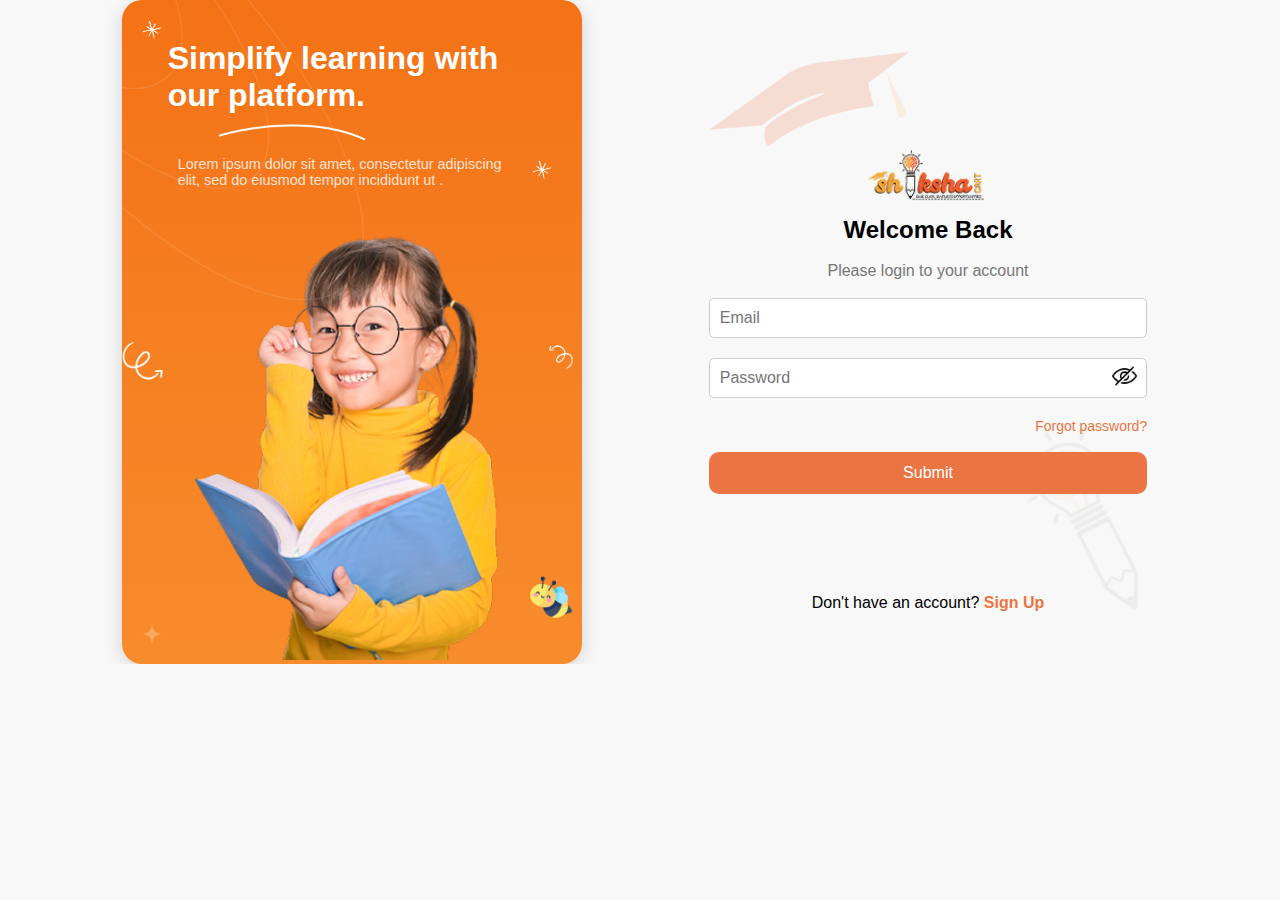
<file: index.html>
<!DOCTYPE html>
<html lang="en">

<head>
    <meta charset="UTF-8" />
    <meta name="viewport" content="width=device-width, initial-scale=1.0" />
    <link rel="stylesheet" href="login.css" />
    <title>Login</title>
    
</head>

<body>
    <div class="container">
        <!-- LEFT SECTION -->
        <div class="left-section">
            <div class="card">
                <div class="sparkle">
                    <img src="./Shapes.png" alt="Decorative Shape" />
                </div>
                <div class="card_top_heading">
                    <h1>Simplify learning with <br> our platform.</h1>
                    <div class="underline-curve">
                    <img src="./Vector 131.png" alt="" srcset="">
                    </div>
                </div>
                <div class="card_top_heading">
                    <p>Lorem ipsum dolor sit amet, consectetur adipiscing elit, sed do eiusmod tempor incididunt ut
                        .</p>
                </div>
                <img src="./Group 1000003353.png" alt="Smiling kid with book" />

                <!-- Decorative Stars -->
                <div class="decorations">
                    <img src="./Vector_star.png" alt="Star" class="star top-left" />
                    <img src="./Vector_star.png" alt="Star" class="star mid-right" />
                    <img src="./Star 1.png" alt="Star" class="star bottom-left" />
                </div>
            </div>
        </div>

        <!-- RIGHT SECTION -->
        <div class="right-section">
            <img src="./Group 2.png" alt="Group Image" class="group-image" />
            <img src="./logo.png" alt="Logo" class="logo" />
            <h2>Welcome Back</h2>
            <br />
            <p>Please login to your account</p>
            <br />
            <form id="loginForm">
                <div class="form-group">
                    <input type="email" id="email" name="email" placeholder="Email" required />
                </div>
                <div class="form-group password-container">
                    <input type="password" id="password" name="password" placeholder="Password" required />
                    <span class="eye-icon" onclick="togglePassword()">
                        <img src="icon/eye_hide.png" id="eyeicon" />
                    </span>
                </div>
                <a href="#" class="forgot-password">Forgot password?</a>
                <br />
                <button type="submit">Submit</button>
            </form>
            <img src="./Subtract.png" alt="Decoration" class="subtract-img" />
            <div class="signup-link">
                Don't have an account? <a href="#">Sign Up</a>
            </div>
        </div>
    </div>

    <script src="./login.js"></script>
</body>

</html>
</file>
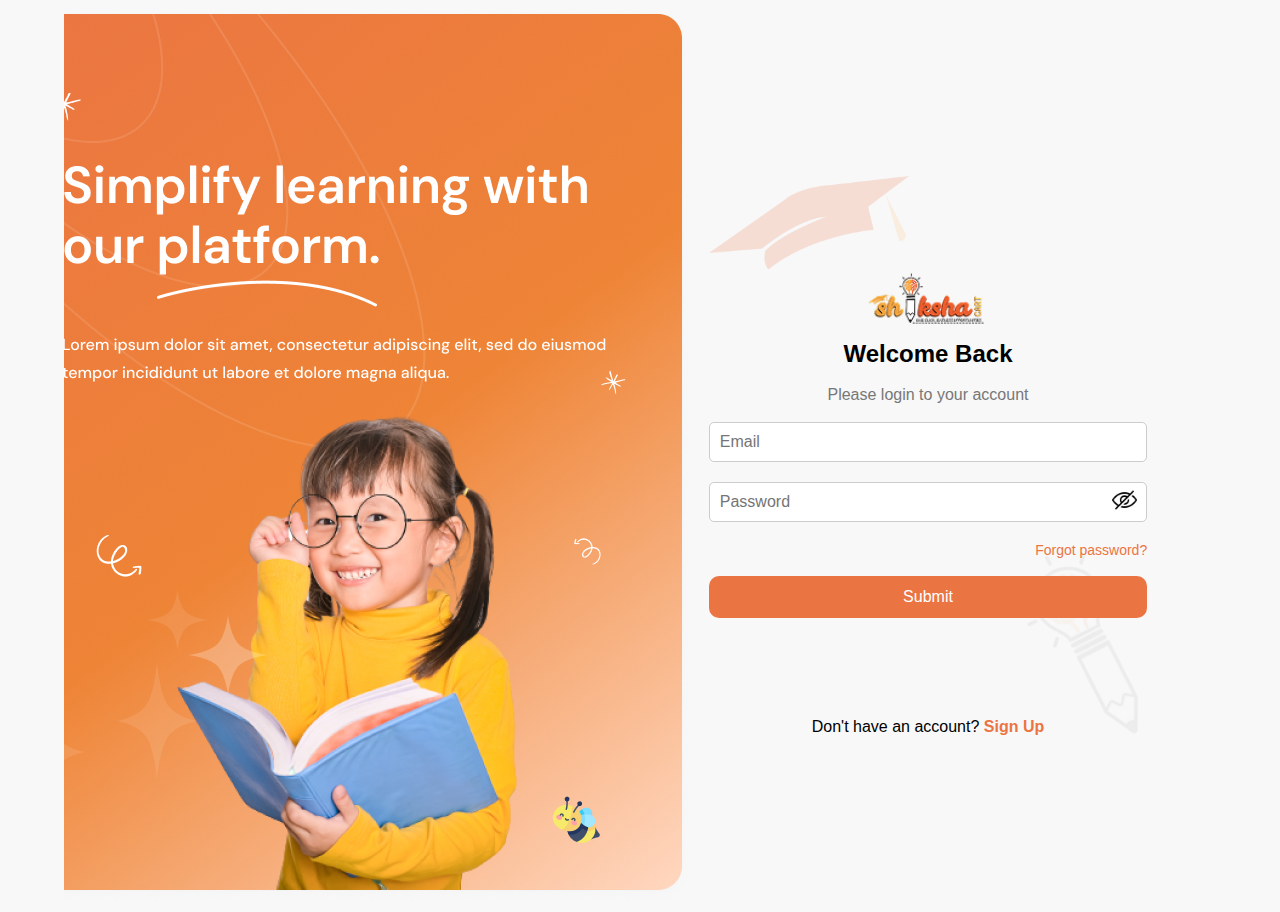
<file: index.html.html>
<!DOCTYPE html>
<html lang="en">

<head>
    <meta charset="UTF-8">
    <meta name="viewport" content="width=device-width, initial-scale=1.0">
    <link rel="stylesheet" href="login.css">
    <title>Login</title>

</head>

<body>
    <div class="container">
        <div class="left-section">
            <img src="./Card.png" alt="Learning Image">
        </div>
        <div class="right-section">
            <img src="./Group 2.png" alt="Group Image" class="group-image">
            <img src="./logo.png" alt="Logo" class="logo">
            <h2>Welcome Back</h2>
            <br>
            <p>Please login to your account</p>
            <br>
            <form id="loginForm">
                <div class="form-group">
                    <input type="email" id="email" name="email" placeholder="Email" required>
                </div>
                <div class="form-group password-container">
                    <input type="password" id="password" name="password" placeholder="Password" required>
                    <span class="eye-icon" onclick="togglePassword()"><img src="icon/eye_hide.png" id="eyeicon"></span>
                </div>
                <a href="#" class="forgot-password">Forgot password?</a>
                <br>
                <button type="submit">Submit</button>

            </form>
            <img src="./Subtract.png" alt="" class="subtract-img">
            <div class="signup-link">Don't have an account? <a href="#">Sign Up</a></div>
        </div>
    </div>
<script src="./login.js"></script>
</body>

</html>
</file>
<file: login.css>
:root {
    --primary-color: #EB7542;
}

* {
    margin: 0;
    padding: 0;
    box-sizing: border-box;
    font-family: Arial;
}

body {
    display: flex;
    justify-content: center;
    align-items: center;
    background-color: #f8f8f8;
}

.container {
    display: flex;
    max-width: 1200px;
    width: 90%;
    overflow: hidden;
    position: relative;
}

.left-section {
    width: 50%;
    display: flex;
    justify-content: center;
    align-items: center;
    text-align: center;
}



.card {
    background: linear-gradient(180deg, #f47216 0%, #f78c2c 100%);
    border-radius: 20px;
    padding: 40px 0px 0px 0px;
    width: 80%;
    text-align: center;
    color: white;
    /* font-family: 'Segoe UI', sans-serif; */
    position: relative;
    overflow: hidden;
    box-shadow: 0 4px 20px rgba(0, 0, 0, 0.15);
}

.card_top_heading {
   
    width: 80%;
    margin: auto;
    margin-bottom: 10px;
}

.card h1 {
    font-size: 2em;
    /* line-height: 1.3; */
    margin-bottom: 10px;
    text-align: left;
}
.card p{
    text-align: left;
}

.card strong {
    font-weight: bold;
}

.underline-curve {
     width: 200px;
     padding-left: 50px;
    /*height: 10px;
    background-color: white;
    border-radius: 50%;
    margin: 10px auto 20px;
    transform: scaleY(0.3); */
    
}

.card p {
    font-size: 0.9rem;
    color: #ffe2d4;
    padding: 0 10px;
    margin-bottom: 30px;
}

.card img {
    max-width: 100%;
    height: auto;
    border-radius: 12px;
}

/* Right Section */
.right-section {
    width: 45%;
    padding: 40px;
    display: flex;
    flex-direction: column;
    justify-content: center;
    position: relative;
    text-align: center;
    margin: auto;
}

.logo {
    width: 120px;
    margin: 0 auto;
}

.group-image {
    width: 200px;
}

p {
    color: #777;
}

.form-group {
    margin-bottom: 20px;
    position: relative;
}

.form-group input {
    width: 100%;
    padding: 10px;
    border: 1px solid #ccc;
    border-radius: 5px;
    font-size: 16px;
}

.password-container {
    position: relative;
}

.eye-icon {
    position: absolute;
    right: 10px;
    top: 50%;
    transform: translateY(-50%);
    cursor: pointer;
}

.eye-icon img {
    width: 25px;
}

.forgot-password {
    text-align: right;
    display: block;
    color: var(--primary-color);
    text-decoration: none;
    font-size: 14px;
}

button {
    width: 100%;
    padding: 12px;
    background-color: var(--primary-color);
    color: white;
    border: none;
    border-radius: 10px;
    cursor: pointer;
    font-size: 16px;
    position: relative;
    z-index: 2;
}

.signup-link {
    text-align: center;
    margin-top: 100px;
}

.signup-link a {
    color: var(--primary-color);
    text-decoration: none;
    font-weight: bold;
}

.subtract-img {
    position: absolute;
    bottom: -160px;
    right: -100px;
    width: 300px;
    z-index: 1;
}

/* Decorative Elements */
.sparkle {
    position: absolute;
    width: 350px;
    height: 350px;
    background-size: contain;
}

.decorations .star {
    position: absolute;
    width: 20px;
}

.star.top-left {
    top: 20px;
    left: 20px;
}

.star.mid-right {
    top: 160px;
    right: 30px;
}

.star.bottom-left {
    bottom: 20px;
    left: 20px;
}

.sparkle {
    position: absolute;
    top: 0px;
    /* pull it slightly above card */
    left: 30%;
    transform: translateX(-50%);
    width: 350px;
    height: auto;
    z-index: 2;
}

.sparkle img {
    width: 100%;
    height: auto;
    /* animation: floatSpark 4s ease-in-out infinite; */
}

/* Optional floating animation */
@keyframes floatSpark {

    0%,
    100% {
        transform: translateX(-50%) translateY(0px);
    }

    50% {
        transform: translateX(-50%) translateY(-10px);
    }
}

/* Responsive */
@media (max-width: 768px) {
    body {
    
    background-color: white;
}
    .container {
        width: 100%;
        flex-direction: column;
        height: auto;
    }

    .left-section {
        display: none;
    }

    .right-section {
        width: 100%;
        padding: 40px;
        background-color: white;
    }

    .signup-link {
        margin-top: 200px;
    }

    .subtract-img {
        right: -110px;
    }
}
</file>
